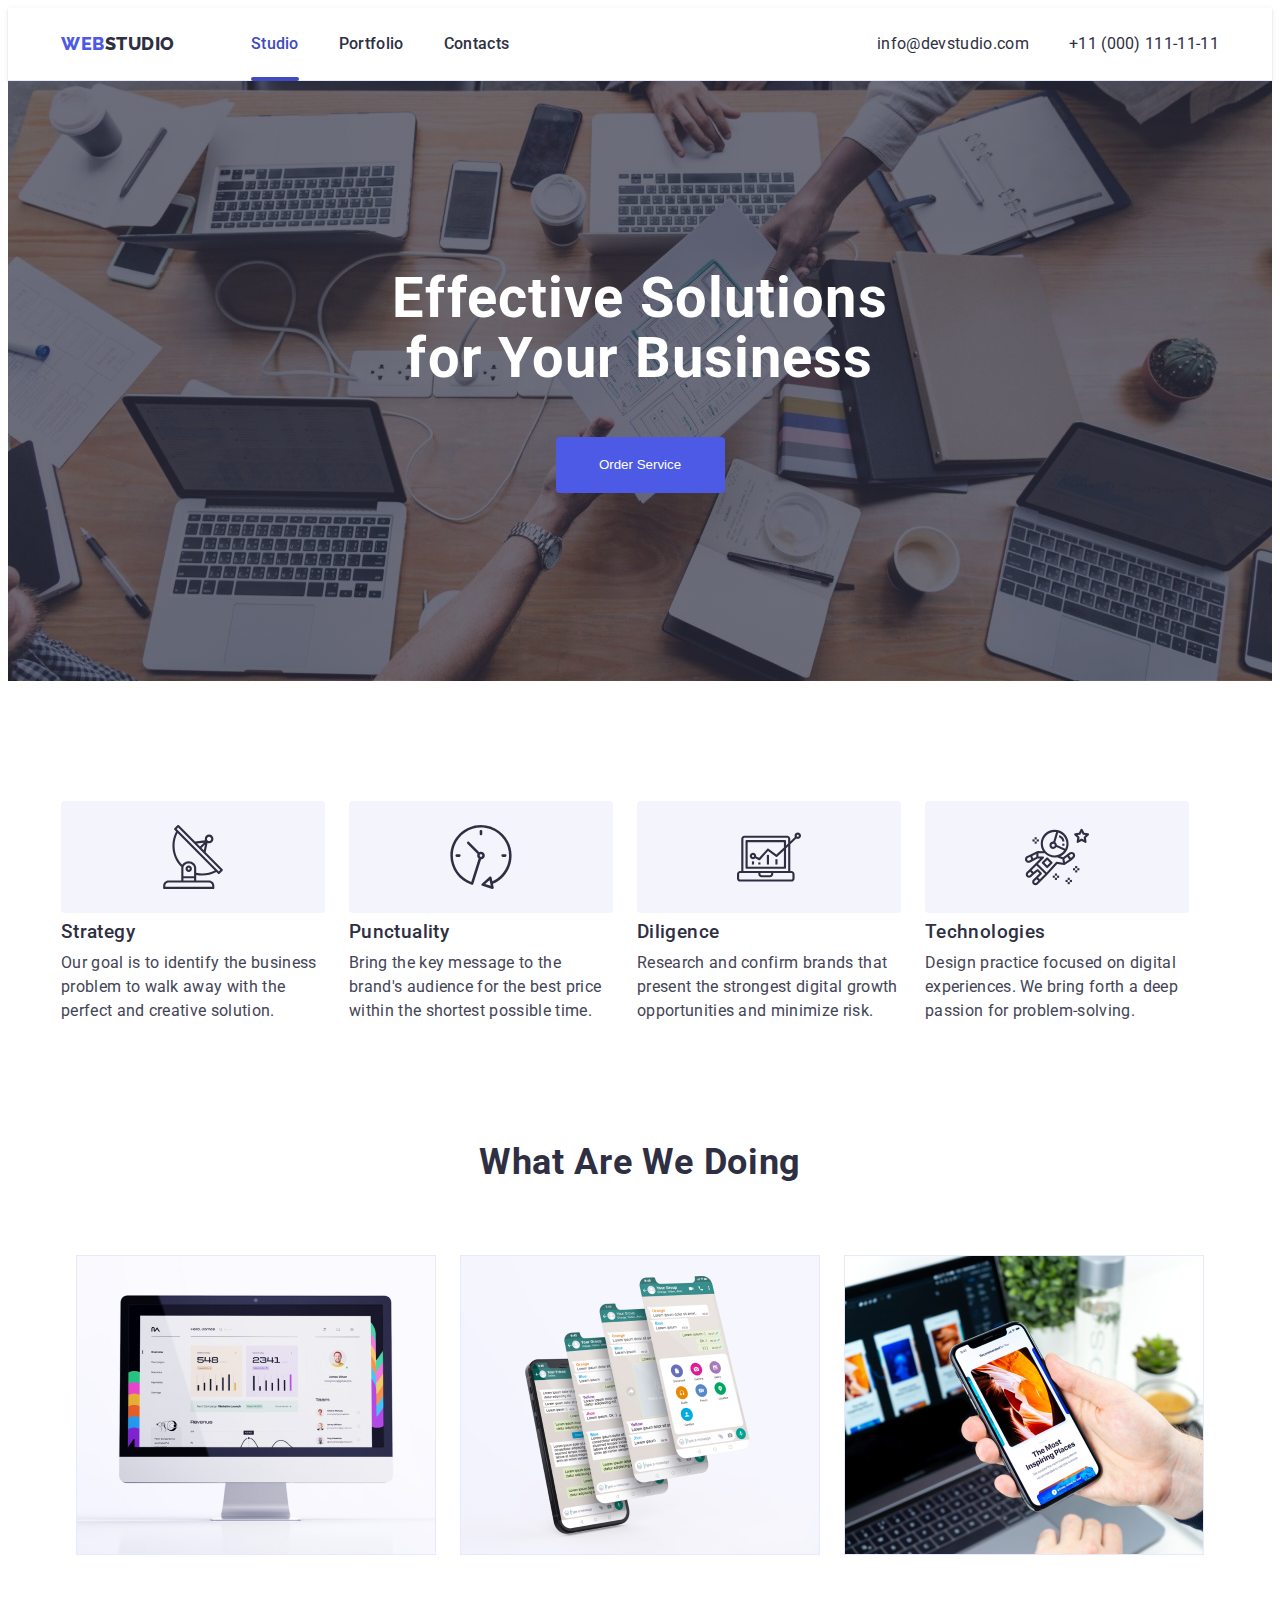
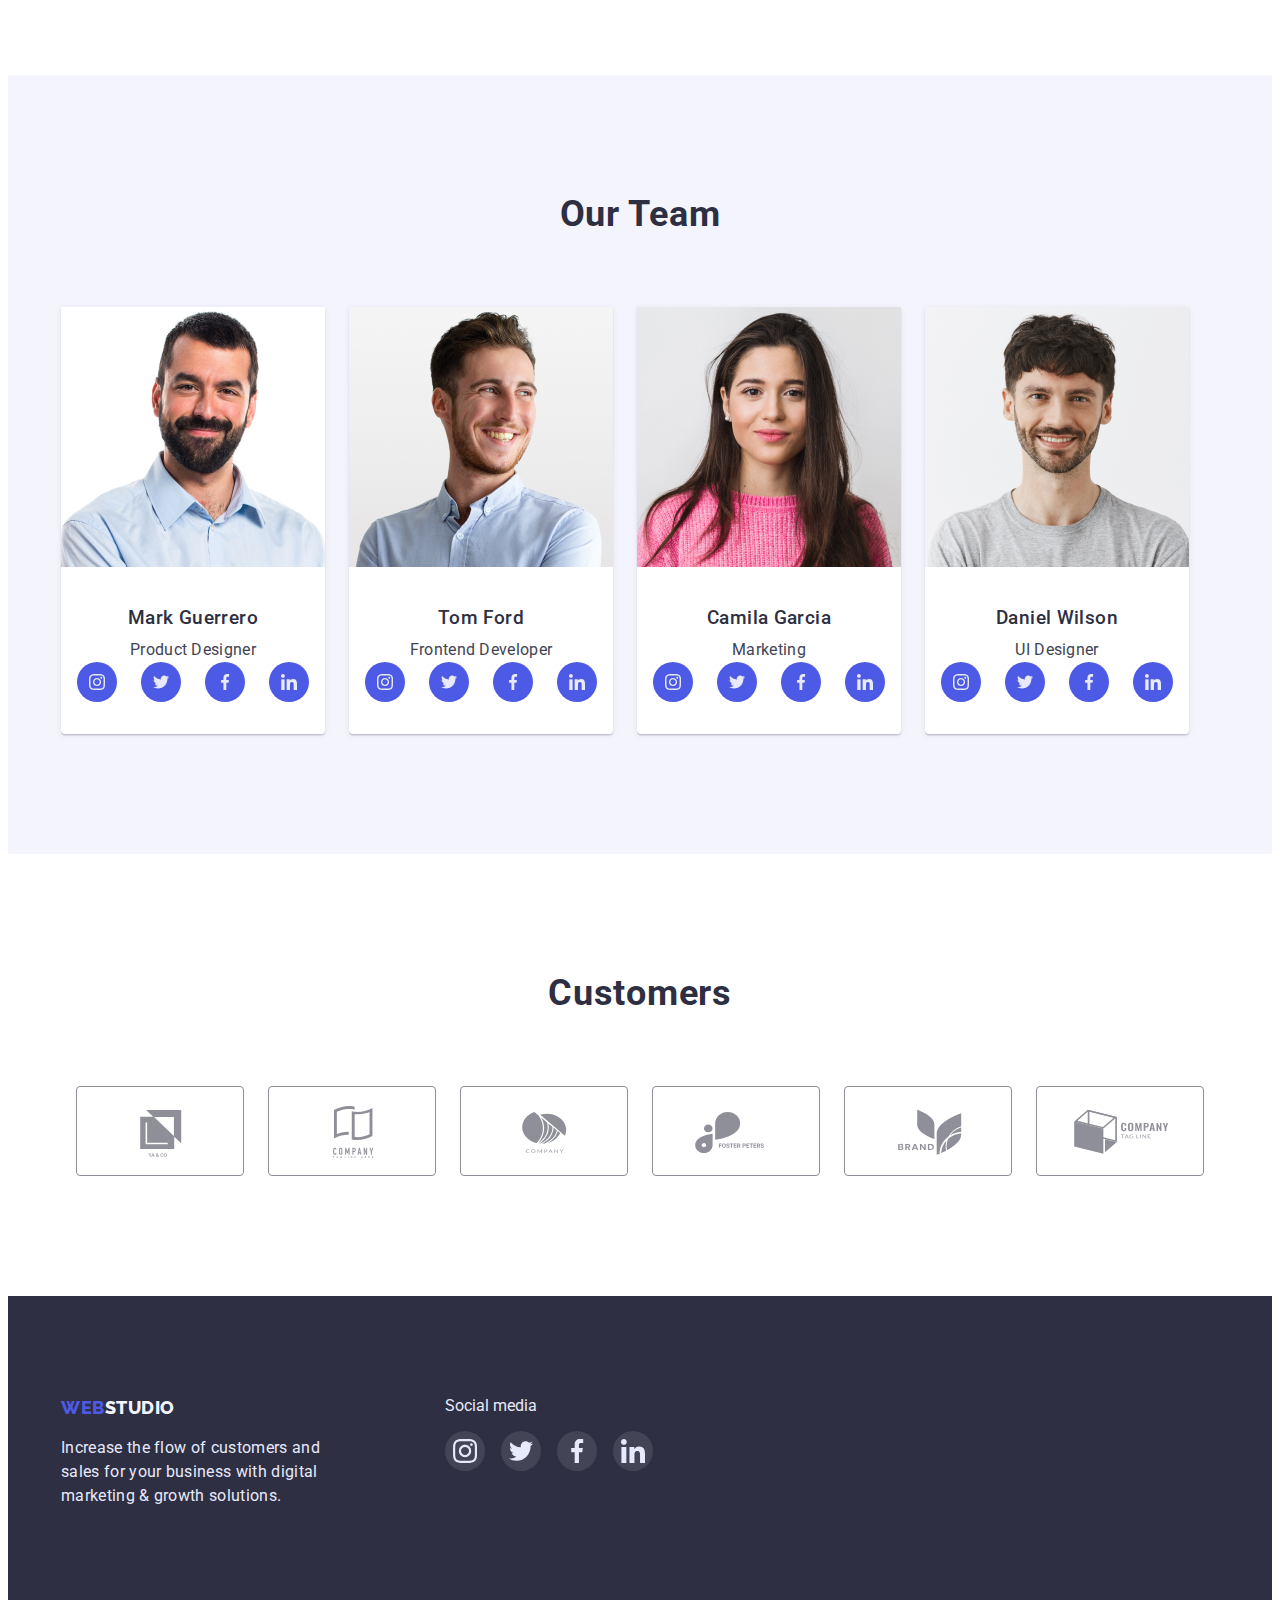
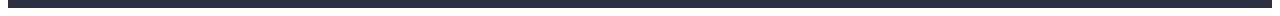
<file: index.html>
<!DOCTYPE html>
<html lang="en">
  <head>
    <meta charset="UTF-8" />
    <meta http-equiv="X-UA-Compatible" content="IE=edge" />
    <meta name="viewport" content="width=device-width, initial-scale=1.0" />
    <title>WebStudio</title>

    <link rel="preconnect" href="https://fonts.googleapis.com" />
    <link rel="preconnect" href="https://fonts.gstatic.com" crossorigin />
    <link
      href="https://fonts.googleapis.com/css2?family=Raleway:wght@800&family=Roboto:wght@400;500;700;900&display=swap"
      rel="stylesheet"
    />

    <link
      rel="stylesheet"
      href="https://cdnjs.cloudflare.com/ajax/libs/modern-normalize/1.1.0/modern-normalize.min.css"
      integrity="sha512-wpPYUAdjBVSE4KJnH1VR1HeZfpl1ub8YT/NKx4PuQ5NmX2tKuGu6U/JRp5y+Y8XG2tV+wKQpNHVUX03MfMFn9Q=="
      crossorigin="anonymous"
      referrerpolicy="no-referrer"
    />

    <link rel="stylesheet" href="./css/styles.css" />
  </head>

  <body>
    <!-- Шапка -->

    <header class="header">
      <div class="container">
<div class="container-header">
        <nav class="nav">
          <a class="logo-black" href="./index.html">Web<span>Studio</span></a>
          <ul class="nav-header">
            <li class="item studio-before active"><a class="nav-link studio" href="./index.html">Studio</a></li>
            <li class="item portfolio-before">
              <a class="nav-link" href="./portfolio.html">Portfolio</a>
            </li>
            <li class="item contacts-before"><a class="nav-link" href="#">Contacts</a></li>
          </ul>
        </nav>

        <address class="adress-container">
          <ul class="adress-link-header">
            <li class="item">
              <a class="adress-link" href="mailto:info@devstudio.com"
                >info@devstudio.com</a
              >
            </li>
            <li class="item">
              <a class="adress-link" href="tel:+110001111111"
                >+11 (000) 111-11-11</a
              >
            </li>
          </ul>
        </address>
      </div>
    </header>

    <main>
      <!-- Верхний блок с кнопкой -->
      <section class="hero">
        <div class="container">
<h1 class="hero-title">Effective Solutions for Your Business</h1>
        <button class="head-button-home" type="button" data-modal-open>Order Service</button>
        </div>
        
      </section>

      <!-- Стратегии -->
      <section class="futures">
        <div class="container">
        <h2 class="visually-hidden">features</h2>
        <ul class="futures-info">
       
            <li class="futures-list">
             <div class="futures-bg">
              <svg class="futures-icon">
                <use href="./images/svg/icons.svg#icon-antenna"></use>
                    </svg>
             </div>
             
                <h3 class="futures-title">Strategy</h3>
                <p class="futures-text">
                  Our goal is to identify the business problem to walk away with the
                  perfect and creative solution.
                </p>
          </li>
       
          <li class="futures-list">
            <div class="futures-bg">
             <svg class="futures-icon">
               <use href="./images/svg/icons.svg#icon-clock"></use>
                   </svg>
            </div>
            
               <h3 class="futures-title">Punctuality</h3>
               <p class="futures-text">
                Bring the key message to the brand's audience for the best price
                within the shortest possible time.
               </p>
         </li>
         
         <li class="futures-list">
          <div class="futures-bg">
           <svg class="futures-icon">
             <use href="./images/svg/icons.svg#icon-diagram"></use>
                 </svg>
          </div>
          
             <h3 class="futures-title">Diligence</h3>
             <p class="futures-text">
              Research and confirm brands that present the strongest digital
              growth opportunities and minimize risk.
             </p>
         </li>
      
         <li class="futures-list">
          <div class="futures-bg">
           <svg class="futures-icon">
             <use href="./images/svg/icons.svg#icon-astronaut"></use>
                 </svg>
          </div>
          
             <h3 class="futures-title">Technologies</h3>
             <p class="futures-text">
              Design practice focused on digital experiences. We bring forth a
              deep passion for problem-solving.
             </p>
         </li>
        </ul></div>
        
      </section>

      <!-- Что мы делаем -->
      <section class="works">
        <div class="container">
          <h2 class="section-title">What are we doing</h2>
        <ul class="works-photo">
          <li>
            <img src="./images/Rectangle71.jpg" alt="computer" width="360" />
          </li>
          <li>
            <img src="./images/Rectangle72.jpg" alt="phone" width="360" />
          </li>
          <li>
            <img src="./images/Rectangle73.jpg" alt="phone" width="360" />
          </li>
        </ul>
        </div>
        
      </section>

      <!-- Команда -->
      <section class="our-team">
        <div class="container">
 <h2 class="section-title">Our Team</h2>
        <ul class="team">
          <li class="team-cards">
            <img src="./images/img1.jpg" alt="Mark" width="264" height="260" />
            <div class="team-name">
              <h3 class="project-title">Mark Guerrero</h3>
              <p class="project-text">Product Designer</p>
              <ul class="socials-list">
                <li class="socials-item">
                    <a class="socials-link" href="#">
                      <svg class="socials-icon">
                        <use href="./images/svg/icons.svg#icon-instagram"></use>
                      </svg>
                    </a>
                  </li>
  
                  <li class="socials-item">
                    <a class="socials-link" href="#">
                      <svg class="socials-icon">
                        <use href="./images/svg/icons.svg#icon-twitter"></use>
                      </svg>
                    </a>
                  </li>
  
                  <li class="socials-item">
                    <a class="socials-link" href="#">
                      <svg class="socials-icon">
                        <use href="./images/svg/icons.svg#icon-facebook"></use>
                      </svg>
                    </a>
                  </li>
  
                  <li class="socials-item">
                    <a class="socials-link" href="#">
                      <svg class="socials-icon">
                        <use href="./images/svg/icons.svg#icon-linkedin"></use>
                      </svg>
                    </a>
                  </li>
              </ul>
            </div>
          </li>

          <li class="team-cards">
            <img src="./images/img2.jpg" alt="Tom" width="264" height="260" />
            <div class="team-name">
              <h3 class="project-title">Tom Ford</h3>
              <p class="project-text">Frontend Developer</p>
              <ul class="socials-list">
                <li class="socials-item">
                    <a class="socials-link" href="#">
                      <svg class="socials-icon">
                        <use href="./images/svg/icons.svg#icon-instagram"></use>
                      </svg>
                    </a>
                  </li>
  
                  <li class="socials-item">
                    <a class="socials-link" href="#">
                      <svg class="socials-icon">
                        <use href="./images/svg/icons.svg#icon-twitter"></use>
                      </svg>
                    </a>
                  </li>
  
                  <li class="socials-item">
                    <a class="socials-link" href="#">
                      <svg class="socials-icon">
                        <use href="./images/svg/icons.svg#icon-facebook"></use>
                      </svg>
                    </a>
                  </li>
  
                  <li class="socials-item">
                    <a class="socials-link" href="#">
                      <svg class="socials-icon">
                        <use href="./images/svg/icons.svg#icon-linkedin"></use>
                      </svg>
                    </a>
                  </li>
              </ul>
            </div>
          </li>

          <li class="team-cards">
            <img
              src="./images/img3.jpg"
              alt="Camila"
              width="264"
              height="260"
            />
            <div class="team-name">
              <h3 class="project-title">Camila Garcia</h3>
              <p class="project-text">Marketing</p>
              <ul class="socials-list">
                <li class="socials-item">
                    <a class="socials-link" href="#">
                      <svg class="socials-icon">
                        <use href="./images/svg/icons.svg#icon-instagram"></use>
                      </svg>
                    </a>
                  </li>
  
                  <li class="socials-item">
                    <a class="socials-link" href="#">
                      <svg class="socials-icon">
                        <use href="./images/svg/icons.svg#icon-twitter"></use>
                      </svg>
                    </a>
                  </li>
  
                  <li class="socials-item">
                    <a class="socials-link" href="#">
                      <svg class="socials-icon">
                        <use href="./images/svg/icons.svg#icon-facebook"></use>
                      </svg>
                    </a>
                  </li>
  
                  <li class="socials-item">
                    <a class="socials-link" href="#">
                      <svg class="socials-icon">
                        <use href="./images/svg/icons.svg#icon-linkedin"></use>
                      </svg>
                    </a>
                  </li>
              </ul>
            </div>
          </li>

          <li class="team-cards">
            <img
              src="./images/img4.jpg"
              alt="Daniel"
              width="264"
              height="260"
            />
            <div class="team-name">
              <h3 class="project-title">Daniel Wilson</h3>
              <p class="project-text">UI Designer</p>
              <ul class="socials-list">
                <li class="socials-item">
                    <a class="socials-link" href="#">
                      <svg class="socials-icon">
                        <use href="./images/svg/icons.svg#icon-instagram"></use>
                      </svg>
                    </a>
                  </li>
  
                  <li class="socials-item">
                    <a class="socials-link" href="#">
                      <svg class="socials-icon">
                        <use href="./images/svg/icons.svg#icon-twitter"></use>
                      </svg>
                    </a>
                  </li>
  
                  <li class="socials-item">
                    <a class="socials-link" href="#">
                      <svg class="socials-icon">
                        <use href="./images/svg/icons.svg#icon-facebook"></use>
                      </svg>
                    </a>
                  </li>
  
                  <li class="socials-item">
                    <a class="socials-link" href="#">
                      <svg class="socials-icon">
                        <use href="./images/svg/icons.svg#icon-linkedin"></use>
                      </svg>
                    </a>
                  </li>
              </ul>
            </div>
          </li>
        </ul>
        </div>
       
      </section>
    </main>

<!-- Customers -->
<section class="customers">
<div class="container">
  <h2 class="section-title">Customers</h2>
  <ul class="customers-logo">
    <li class="customers-item">
                  <a class="customers-link" href="#">
                    <svg class="customers-icon">
                      <use href="./images/svg/icons.svg#icon-Logo"></use>
                    </svg>
                  </a>
                </li>

                <li class="customers-item">
                  <a class="customers-link" href="#">
                    <svg class="customers-icon">
                      <use href="./images/svg/icons.svg#icon-Logo1"></use>
                    </svg>
                  </a>
                </li>

                <li class="customers-item">
                  <a class="customers-link" href="#">
                    <svg class="customers-icon">
                      <use href="./images/svg/icons.svg#icon-Logo2"></use>
                    </svg>
                  </a>
                </li>

                <li class="customers-item">
                  <a class="customers-link" href="#">
                    <svg class="customers-icon">
                      <use href="./images/svg/icons.svg#icon-Logo3"></use>
                    </svg>
                  </a>
                </li>

                <li class="customers-item">
                  <a class="customers-link" href="#">
                    <svg class="customers-icon">
                      <use href="./images/svg/icons.svg#icon-Logo4"></use>
                    </svg>
                  </a>
                </li>

                <li class="customers-item">
                  <a class="customers-link" href="#">
                    <svg class="customers-icon">
                      <use href="./images/svg/icons.svg#icon-Logo5"></use>
                    </svg>
                  </a>
                </li>
  </ul>
</div>
</section>

    <!-- Footer -->
    <footer class="footer">
      <div class="container footer">
        <div>
          <a class="logo-white" href="./index.html">Web<span>Studio</span></a>
        <p class="footer-text">
          Increase the flow of customers and sales for your business with
          digital marketing & growth solutions.
        </p>
        </div>
        <div>
        <p>Social media</p>
        <ul class="footer-social">
          <li class="socials-item">
                  <a class="footer-link-svg" href="#">
                    <svg class="footer-icon">
                      <use href="./images/svg/icons.svg#icon-instagram"></use>
                    </svg>
                  </a>
                </li>

                <li class="socials-item">
                  <a class="footer-link-svg" href="#">
                    <svg class="footer-icon">
                      <use href="./images/svg/icons.svg#icon-twitter"></use>
                    </svg>
                  </a>
                </li>

                <li class="socials-item">
                  <a class="footer-link-svg" href="#">
                    <svg class="footer-icon">
                      <use href="./images/svg/icons.svg#icon-facebook"></use>
                    </svg>
                  </a>
                </li>

                <li class="socials-item">
                  <a class="footer-link-svg" href="#">
                    <svg class="footer-icon">
                      <use href="./images/svg/icons.svg#icon-linkedin"></use>
                    </svg>
                  </a>
                </li>
        </ul>
      </div>
      </div>
      
     </footer>
      </div>

<div class="backdrop is-hidden" data-modal>
<div class="modal">
  <button type="button" class="modal-close-btn" data-modal-close>
  <svg class="modal-close-btn-icon" width="8" height="8">
  <use href="./images/svg/icons.svg#icon-close-model"></use>
</svg>
</button>
</div>
</div>

      <script src="./js/modal.js"></script>
  </body>
</html>
</file>
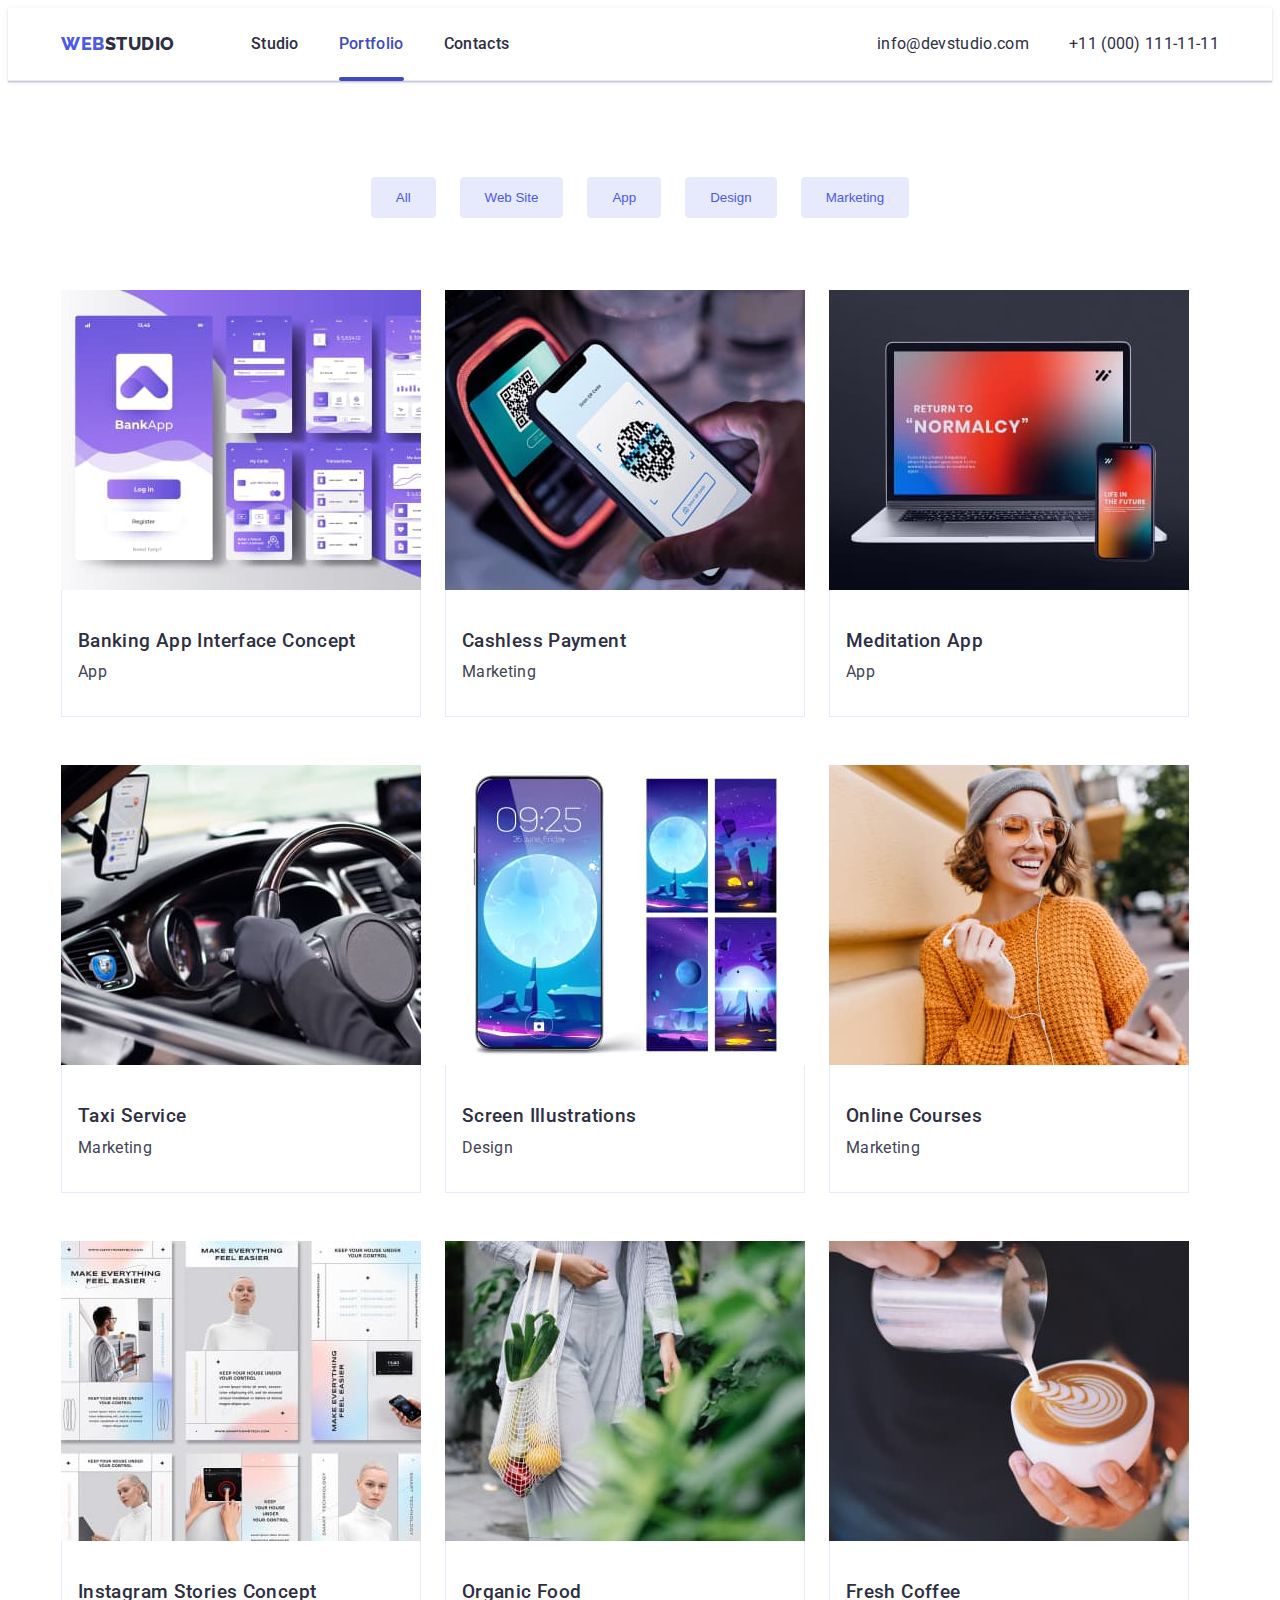
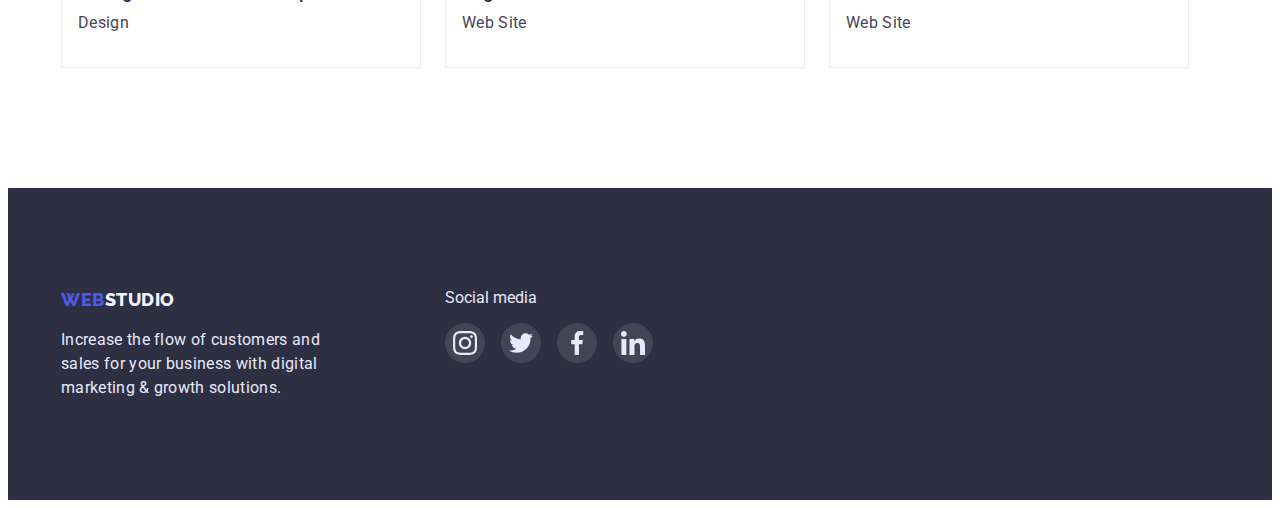
<file: portfolio.html>
<!DOCTYPE html>
<html lang="en">
  <head>
    <meta charset="UTF-8" />
    <meta http-equiv="X-UA-Compatible" content="IE=edge" />
    <meta name="viewport" content="width=device-width, initial-scale=1.0" />
    <title>Portfolio</title>

    <link rel="preconnect" href="https://fonts.googleapis.com" />
    <link rel="preconnect" href="https://fonts.gstatic.com" crossorigin />
    <link
      href="https://fonts.googleapis.com/css2?family=Raleway:wght@800&family=Roboto:wght@400;500;700;900&display=swap"
      rel="stylesheet"
    />

    <link
      rel="stylesheet"
      href="https://cdnjs.cloudflare.com/ajax/libs/modern-normalize/1.1.0/modern-normalize.min.css"
      integrity="sha512-wpPYUAdjBVSE4KJnH1VR1HeZfpl1ub8YT/NKx4PuQ5NmX2tKuGu6U/JRp5y+Y8XG2tV+wKQpNHVUX03MfMFn9Q=="
      crossorigin="anonymous"
      referrerpolicy="no-referrer"
    />

    <link rel="stylesheet" href="./css/styles.css" />
  </head>
  <body>
    <!-- Шапка -->

    <header class="header">
      <div class="container">
<div class="container-header">
        <nav class="nav">
          <a class="logo-black" href="./index.html">Web<span>Studio</span></a>
          <ul class="nav-header">
            <li class="item studio-before"><a class="nav-link" href="./index.html">Studio</a></li>
            <li class="item portfolio-before active">
              <a class="nav-link portfolio" href="./portfolio.html">Portfolio</a>
            </li>
            <li class="item contacts-before"><a class="nav-link" href="#">Contacts</a></li>
          </ul>
        </nav>

        <address class="adress-container">
          <ul class="adress-link-header">
            <li class="item">
              <a class="adress-link" href="mailto:info@devstudio.com"
                >info@devstudio.com</a
              >
            </li>
            <li class="item">
              <a class="adress-link" href="tel:+110001111111"
                >+11 (000) 111-11-11</a
              >
            </li>
          </ul>
        </address>
      </div>
    </header>

    <main>
      <!-- Верхний блок с кнопками -->

      <section class="portfolio-menu">
        <div class="container">
          <h1 style="display: none">Portfolio</h1>
  <ul class="head-flex">
          <li>
            <button class="head-button" type="button">All</button>
          </li>
          <li>
            <button class="head-button" type="button">Web Site</button>
          </li>
          <li>
            <button class="head-button" type="button">App</button>
          </li>
          <li>
            <button class="head-button" type="button">Design</button>
          </li>
          <li>
            <button class="head-button" type="button">Marketing</button>
          </li>
        </ul>

        <!-- Блок с фотографиями -->

        <ul class="gallery">
          <li>
            <a class="gallery-cards" href="#">
              <div class="team-list-img-wrapper">
                <img
                src="./images/portfolio/portfolio1.jpg"
                alt="Banking App"
                width="360"
              />
               <p class="overlay">
                14 Stylish and User-Friendly App Design Concepts · Task Manager App · Calorie Tracker App · Exotic Fruit Ecommerce App · Cloud Storage App
              </p>
              </div>
              <div class="gallery-photo">
                <h3 class="project-title">Banking App Interface Concept</h3>
                <p class="project-text">App</p>
              </div>
            </a>
          </li>

          <li>
            <a class="gallery-cards" href="#">
              <div class="team-list-img-wrapper">
                <img
                src="./images/portfolio/portfolio2.jpg"
                alt="Payment"
                width="360"
              />
              <p class="overlay">
                14 Stylish and User-Friendly App Design Concepts · Task Manager App · Calorie Tracker App · Exotic Fruit Ecommerce App · Cloud Storage App
              </p>
              </div>
              <div class="gallery-photo">
                <h3 class="project-title">Cashless Payment</h3>
                <p class="project-text">Marketing</p>
              </div>
            </a>
          </li>

          <li>
            <a class="gallery-cards" href="#">
              <div class="team-list-img-wrapper">
                <img
                src="./images/portfolio/portfolio3.jpg"
                alt="Meditation"
                width="360"
              />
               <p class="overlay">
                14 Stylish and User-Friendly App Design Concepts · Task Manager App · Calorie Tracker App · Exotic Fruit Ecommerce App · Cloud Storage App
              </p>
              </div>
              <div class="gallery-photo">
                <h3 class="project-title">Meditation App</h3>
                <p class="project-text">App</p>
              </div>
            </a>
          </li>

          <li>
            <a class="gallery-cards" href="#">
              <div class="team-list-img-wrapper">
                 <img
                src="./images/portfolio/portfolio4.jpg"
                alt="Service"
                width="360"
              />
               <p class="overlay">
                14 Stylish and User-Friendly App Design Concepts · Task Manager App · Calorie Tracker App · Exotic Fruit Ecommerce App · Cloud Storage App
              </p>
              </div>
              <div class="gallery-photo">
                <h3 class="project-title">Taxi Service</h3>
                <p class="project-text">Marketing</p>
              </div>
            </a>
          </li>

          <li>
            <a class="gallery-cards" href="#">
              <div class="team-list-img-wrapper">
                <img
                src="./images/portfolio/portfolio5.jpg"
                alt="Screen"
                width="360"
              />
               <p class="overlay">
                14 Stylish and User-Friendly App Design Concepts · Task Manager App · Calorie Tracker App · Exotic Fruit Ecommerce App · Cloud Storage App
              </p>
              </div>
              <div class="gallery-photo">
                <h3 class="project-title">Screen Illustrations</h3>
                <p class="project-text">Design</p>
              </div>
            </a>
          </li>

          <li>
            <a class="gallery-cards" href="#">
              <div class="team-list-img-wrapper">
                <img
                src="./images/portfolio/portfolio6.jpg"
                alt="Online Courses"
                width="360"
              />
               <p class="overlay">
                14 Stylish and User-Friendly App Design Concepts · Task Manager App · Calorie Tracker App · Exotic Fruit Ecommerce App · Cloud Storage App
              </p>
              </div>
              <div class="gallery-photo">
                <h3 class="project-title">Online Courses</h3>
                <p class="project-text">Marketing</p>
              </div>
            </a>
          </li>

          <li>
            <a class="gallery-cards" href="#">
              <div class="team-list-img-wrapper">
                <img
                src="./images/portfolio/portfolio7.jpg"
                alt="Stories Concept"
                width="360"
              />
               <p class="overlay">
                14 Stylish and User-Friendly App Design Concepts · Task Manager App · Calorie Tracker App · Exotic Fruit Ecommerce App · Cloud Storage App
              </p>
              </div>
              <div class="gallery-photo">
                <h3 class="project-title">Instagram Stories Concept</h3>
                <p class="project-text">Design</p>
              </div>
            </a>
          </li>

          <li>
            <a class="gallery-cards" href="#">
              <div class="team-list-img-wrapper">
                <img
                src="./images/portfolio/portfolio8.jpg"
                alt="Organic Food"
                width="360"
              />
               <p class="overlay">
                14 Stylish and User-Friendly App Design Concepts · Task Manager App · Calorie Tracker App · Exotic Fruit Ecommerce App · Cloud Storage App
              </p>
              </div>
              <div class="gallery-photo">
                <h3 class="project-title">Organic Food</h3>
                <p class="project-text">Web Site</p>
              </div>
            </a>
          </li>

          <li>
            <a class="gallery-cards" href="#">
              <div class="team-list-img-wrapper">
                <img
                src="./images/portfolio/portfolio9.jpg"
                alt="Coffee"
                width="360"
              />
               <p class="overlay">
                14 Stylish and User-Friendly App Design Concepts · Task Manager App · Calorie Tracker App · Exotic Fruit Ecommerce App · Cloud Storage App
              </p>
              </div>
              <div class="gallery-photo">
                <h3 class="project-title">Fresh Coffee</h3>
                <p class="project-text">Web Site</p>
              </div>
            </a>
          </li>
        </ul>
        </div>
      
      </section>
    </main>

    <!-- Footer -->
        <footer class="footer">
      <div class="container footer">
        <div>
          <a class="logo-white" href="./index.html">Web<span>Studio</span></a>
        <p class="footer-text">
          Increase the flow of customers and sales for your business with
          digital marketing & growth solutions.
        </p>
        </div>
        <div>
        <p>Social media</p>
        <ul class="footer-social">
          <li class="socials-item">
                  <a class="footer-link-svg" href="#">
                    <svg class="footer-icon">
                      <use href="./images/svg/icons.svg#icon-instagram"></use>
                    </svg>
                  </a>
                </li>

                <li class="socials-item">
                  <a class="footer-link-svg" href="#">
                    <svg class="footer-icon">
                      <use href="./images/svg/icons.svg#icon-twitter"></use>
                    </svg>
                  </a>
                </li>

                <li class="socials-item">
                  <a class="footer-link-svg" href="#">
                    <svg class="footer-icon">
                      <use href="./images/svg/icons.svg#icon-facebook"></use>
                    </svg>
                  </a>
                </li>

                <li class="socials-item">
                  <a class="footer-link-svg" href="#">
                    <svg class="footer-icon">
                      <use href="./images/svg/icons.svg#icon-linkedin"></use>
                    </svg>
                  </a>
                </li>
        </ul>
      </div>
      </div>
      
    </footer>
      </div>
      
  </body>
</html>
</file>
<file: css/styles.css>
:root {
  --color-brand: #4d5ae5;
  --color-primary: #fff;
  --color-secondary: #2e2f42;
  --color-button: #e7e9fc;
  --color-title-h2: #2e2f42;
  --color-future-text: #434455;
  --color-future-title: #2e2f42;
}

body {
  font-family: "roboto", "tahoma", "verdana", sans-serif;
  color: var(--color-secondary);
  background-color: var(--color-primary);
  font-size: 16px;
}

h1,
h2,
h3,
h4,
h5,
h6,
p,
ul {
  margin: 0;
}

ul {
  list-style: none;
  padding: 0;
}

img {
  display: block;
  object-fit: cover;
}

a {
  text-decoration: none;
}

/* Логотип */
.logo-black {
  font-family: "Raleway";
  font-weight: 800;
  font-size: 18px;
  line-height: 1.33;
  letter-spacing: 0.03em;
  text-transform: uppercase;
  color: var(--color-brand);
}

.studio-before.active::after,
.portfolio-before.active::after,
.contacts-before.active::after {
  display: block;
  content: "";
  width: 100%;
  height: 4px;
  background-color: #404bbf;
  border-radius: 2px;

  position: absolute;
  bottom: -25px;
}

.item.studio-before,
.portfolio-before,
.contacts-before {
  position: relative;
}

/* .studio-before.active {
  width: 100%;
  height: 4px;
  background-color: #404bbf;
} */

.logo-white {
  font-family: "Raleway";
  font-weight: 800;
  font-size: 18px;
  line-height: 1.33;
  letter-spacing: 0.03em;
  text-transform: uppercase;
  color: var(--color-brand);
  margin-bottom: 16px;
  display: block;
}

.logo-black span {
  color: var(--color-secondary);
}

.logo-white span {
  color: #f4f4fd;
}

/* header */

.nav {
  display: flex;
}

.adress-link-header {
  display: flex;
  margin-left: auto;
  padding: 0;
}

.adress-link-header .item + .item {
  margin-left: 40px;
}

.adress-link-header .item {
  margin-left: auto;
}

.adress-container {
  margin-left: auto;
}

.container-header {
  display: flex;
  align-items: center;
}

.nav-link {
  color: var(--color-secondary);
  font-weight: 500;
  line-height: 1.5;
  letter-spacing: 0.02em;
  padding-top: 24px;
  padding-bottom: 24px;
  transition: color 250ms cubic-bezier(0.42, 0, 0.58, 1);
}

.nav-link.studio,
.nav-link.portfolio,
.nav-link.contacts {
  color: #404bbf;
}

.nav-header {
  display: flex;
  margin-left: 76px;
  gap: 40px;

  padding: 0px;
}

.adress-link {
  color: var(--color-secondary);
  font-style: normal;
  line-height: 1.5;
  letter-spacing: 0.02em;
  transition: color 250ms cubic-bezier(0.42, 0, 0.58, 1);
}

.nav-link:hover,
.nav-link:focus {
  color: var(--color-brand);
}

.adress-link:hover {
  color: var(--color-brand);
}

/* Header home */
.hero {
  background-image: linear-gradient(
      rgba(46, 47, 66, 0.7),
      rgba(46, 47, 66, 0.7)
    ),
    url(../images/people-office.jpg);
  background-repeat: no-repeat;
  background-position: center;
  background-size: cover;

  padding-top: 188px;
  padding-bottom: 188px;
  text-align: center;

  max-width: 1440px;
  margin: 0 auto;
}

.hero-title {
  font-size: 56px;
  line-height: 1.07;
  text-align: center;
  letter-spacing: 0.02em;
  color: var(--color-primary);
  width: 500px;
  margin-left: auto;
  margin-right: auto;
}

/* Button */

.head-button-home {
  background-color: var(--color-brand);
  color: var(--color-primary);
  border-radius: 4px;

  margin-top: 48px;

  padding: 16px 32px;

  width: 169px;
  height: 56px;

  border: none;
  cursor: pointer;

  transition: background-color 250ms cubic-bezier(0.42, 0, 0.58, 1);
}

.head-button-home:hover {
  background-color: #404bbf;
}

.head-button {
  background-color: var(--color-button);
  color: var(--color-brand);
  border: 1px solid var(--color-button);
  border-radius: 4px;
  padding: 12px 24px;
  cursor: pointer;

  transition: background-color 250ms cubic-bezier(0.42, 0, 0.58, 1),
    color 250ms cubic-bezier(0.42, 0, 0.58, 1),
    box-shadow 250ms cubic-bezier(0.42, 0, 0.58, 1);
}

.head-flex {
  display: flex;
  gap: 24px;
  justify-content: center;
  margin-bottom: 72px;
}

.head-button:hover,
.head-button:focus {
  background-color: var(--color-brand);
  color: var(--color-primary);
  box-shadow: 0px 3px 1px rgba(0, 0, 0, 0.1), 0px 2px 1px rgba(0, 0, 0, 0.08),
    0px 2px 2px rgba(0, 0, 0, 0.12);
}

/* FUTURES */
.futures-info {
  display: flex;
  gap: 24px;
}

.futures {
  padding-top: 120px;
}

.futures-bg {
  width: 264px;
  height: 112px;
  background-color: #f4f4fd;
  border-radius: 4px;
  fill: #2e2f42;

  display: flex;
  justify-content: center;
  align-items: center;
}

.futures-icon {
  width: 64px;
  height: 64px;
}

.futures-list {
  width: 264px;
}

.visually-hidden {
  display: none;
}

/* WORKS */
.works {
  padding-top: 120px;
  padding-bottom: 120px;
}

.works-photo {
  display: flex;
  justify-content: center;
  gap: 24px;
}

/* TEAM */
.our-team {
  background-color: #f4f4fd;
  padding-top: 120px;
  padding-bottom: 120px;
}
.team {
  display: flex;
  gap: 24px;
}

.footer-text {
  color: #e7e9fc;
  line-height: 1.5;
  letter-spacing: 0.02em;
  width: 264px;

  display: block;
}

.futures-title,
.project-title {
  font-weight: 500;
  line-height: 1.2;
  letter-spacing: 0.02em;
  color: var(--color-future-title);

  margin-top: 8px;
}

.futures-info .futures-text {
  width: 264px;
}

.futures-text,
.project-text {
  line-height: 1.5;
  letter-spacing: 0.02em;
  color: var(--color-future-text);
  margin-top: 8px;
}

.section-title {
  font-size: 36px;
  line-height: 1.11;
  text-align: center;
  letter-spacing: 0.02em;
  text-transform: capitalize;
  color: var(--color-title-h2);
  margin-bottom: 72px;
}

/* FOOTER */
.footer {
  background-color: var(--color-secondary);
  color: var(--color-button);
  padding-top: 100px;
  padding-bottom: 100px;
}

/* TEAM */
.team-cards {
  background-color: var(--color-primary);
  box-shadow: #2e2f42;
  box-shadow: 0px 1px 6px rgba(46, 47, 66, 0.08),
    0px 1px 1px rgba(46, 47, 66, 0.16), 0px 2px 1px rgba(46, 47, 66, 0.08);
  border-radius: 0px 0px 4px 4px;
}

.team-name {
  text-align: center;
  padding: 32px 0;
}

/* GALLERY */
.gallery {
  display: flex;
  flex-wrap: wrap;
  gap: 48px 24px;
}

.gallery-photo {
  padding-top: 32px;
  padding-bottom: 32px;
  padding-left: 16px;

  border-left: 1px solid #e7e9fc;
  border-right: 1px solid #e7e9fc;
  border-bottom: 1px solid #e7e9fc;
}

.gallery-cards {
  transition: box-shadow 250ms cubic-bezier(0.42, 0, 0.58, 1);
}

.gallery-cards:hover {
  display: block;
  box-shadow: 0px 1px 6px rgba(46 47 66 / 8%), 0px 1px 1px rgba(46 47 66 / 16%),
    0px 2px 1px rgba(46 47 66 / 8%);
}

.overlay {
  position: absolute;
  color: #f4f4fd;
  background-color: #4d5ae5;
  width: 100%;
  height: 100%;
  top: 0;
  left: 0;

  padding-top: 40px;
  padding-bottom: 164px;
  padding-left: 32px;
  padding-right: 32px;

  line-height: 1.5;

  overflow: auto;

  transform: translatey(100%);
  transition: transform 250ms ease;
}

.team-list-img-wrapper {
  position: relative;
  overflow: hidden;
}

.gallery-cards:hover .overlay,
.gallery-cards:focus .overlay {
  transform: translate(0, 0);
}

.header {
  border-bottom: 1px solid #e7e9fc;
  padding: 24px 0;
  box-shadow: 0px 1px 6px rgba(46 47 66 / 8%), 0px 1px 1px rgba(46 47 66 / 16%),
    0px 2px 1px rgba(46 47 66 / 8%);
}

.container {
  width: 1158px;
  margin-left: auto;
  margin-right: auto;
  padding: 0 15px;
}

.portfolio-menu {
  padding-top: 96px;
  padding-bottom: 120px;
}

/* Socials */
.socials-list {
  display: flex;
  justify-content: center;
  gap: 24px;
}

.socials-item {
  width: 40px;
  height: 40px;
}

.socials-link {
  display: flex;
  align-items: center;
  justify-content: center;
  width: 100%;
  height: 100%;
  fill: var(--color-button);
  background-color: #4d5ae5;
  border-radius: 50%;

  transition: background-color 250ms cubic-bezier(0.42, 0, 0.58, 1);
}

.socials-link:hover,
.socials-link:focus {
  fill: var(--color-button);
  background-color: #404bbf;
}

.socials-icon {
  width: 16px;
  height: 16px;
}

/* Customers */
.customers-logo {
  display: flex;
  justify-content: center;
  gap: 24px;
}

.customers-icon {
  width: 104px;
  height: 56px;
}

.customers-item {
  width: 168px;
}

.customers-link {
  display: flex;
  align-items: center;
  justify-content: center;
  border: 1px solid #8e8f99;
  border-radius: 4px;

  height: 88px;
  border-color: #8e8f99;
  fill: #8e8f99;

  transition: fill 250ms cubic-bezier(0.42, 0, 0.58, 1),
    border-color 250ms cubic-bezier(0.42, 0, 0.58, 1);
}

.customers-link:hover,
.customers-link:focus {
  fill: #404bbf;
  border-color: #404bbf;
}

.customers {
  padding-top: 120px;
  padding-bottom: 120px;
}

/* Footer */
.footer-icon {
  width: 24px;
  height: 24px;
}

.footer-link-svg {
  display: flex;
  align-items: center;
  justify-content: center;
  width: 100%;
  height: 100%;
  fill: var(--color-button);
  background-color: rgba(255, 255, 255, 0.1);
  border-radius: 50%;

  transition: background-color 250ms cubic-bezier(0.42, 0, 0.58, 1);
}

.footer-link-svg:hover,
.footer-link-svg:focus {
  fill: var(--color-button);
  background-color: #31d0aa;
}

.footer-social {
  display: flex;
  gap: 16px;
  margin-top: 16px;
}

.container.footer {
  display: flex;
  gap: 120px;
}

/* Modal window */

.backdrop {
  position: fixed;
  z-index: 100;
  top: 0;
  left: 0;
  width: 100%;
  height: 100%;
  background-color: rgba(46, 47, 66, 0.4);
  transition: opacity 250ms cubic-bezier(0.42, 0, 0.58, 1),
    visibility 250ms cubic-bezier(0.42, 0, 0.58, 1);
}

.backdrop.is-hidden {
  opacity: 0;
  visibility: hidden;
  pointer-events: none;
}

.modal {
  position: absolute;
  top: 50%;
  left: 50%;
  transform: translate(-50%, -50%);
  width: 408px;
  height: 576px;
  background-color: #fcfcfc;
  border-radius: 4px;
  overflow: auto;
}

.modal-close-btn {
  position: absolute;
  top: 24px;
  right: 24px;
  display: flex;
  justify-content: center;
  align-items: center;
  width: 24px;
  height: 24px;
  border-radius: 50%;
  background-color: #e7e9fc;
  border: 1px solid rgba(0, 0, 0, 0.1);
  padding: 0;

  transition: background-color 250ms cubic-bezier(0.42, 0, 0.58, 1),
    color 250ms ease;
}

.modal-close-btn:hover,
.modal-close-btn:focus {
  background-color: var(--color-brand);
}

.modal-close-btn:hover,
.modal-close-btn:focus {
  fill: var(--color-button);
  transition: background-color 250ms cubic-bezier(0.4, 0, 0.2, 1),
    color 250ms ease;
}
</file>
